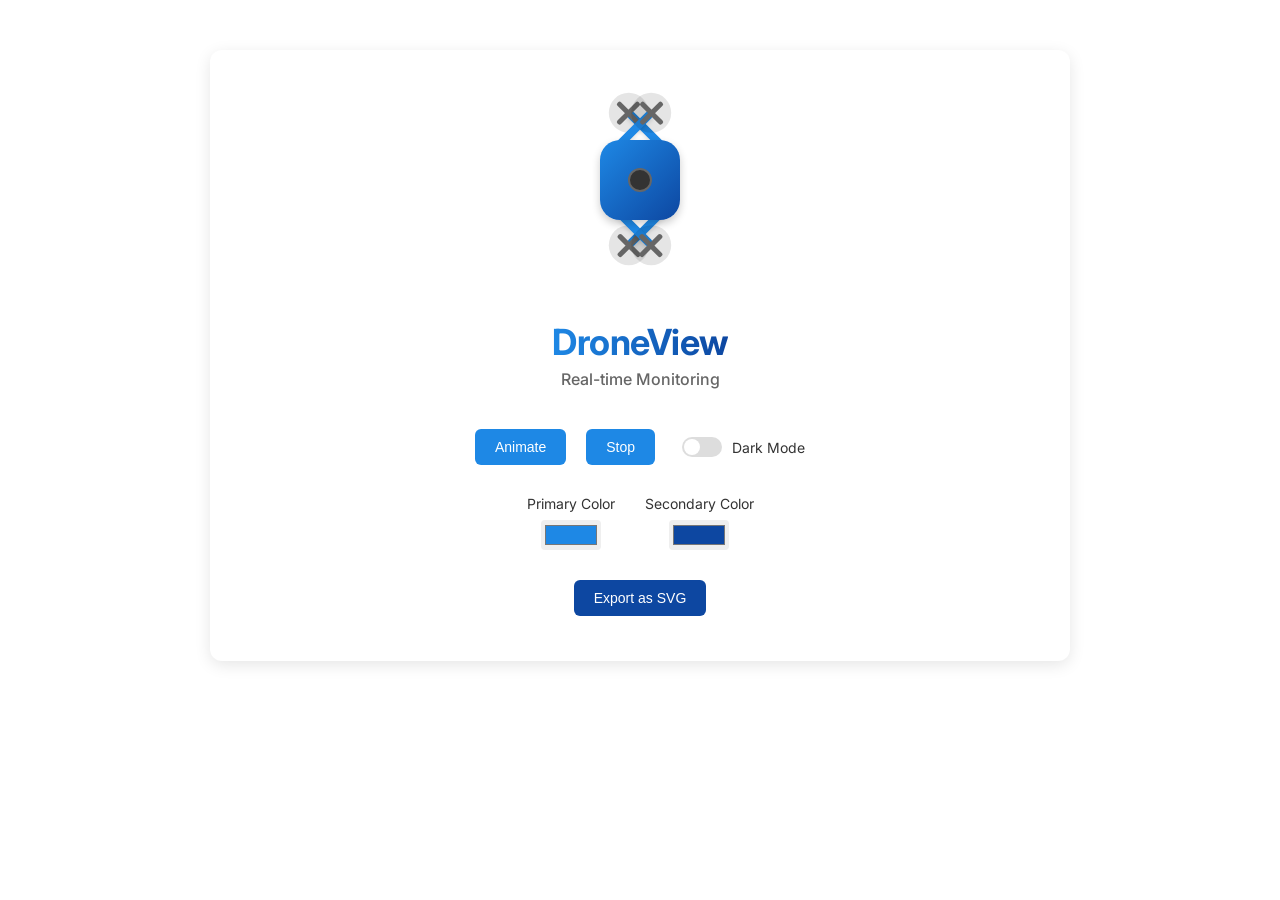
<file: droneview-logo.html>
<!DOCTYPE html>
<html lang="en">
<head>
    <meta charset="UTF-8">
    <meta name="viewport" content="width=device-width, initial-scale=1.0">
    <title>DroneView Logo</title>
    <link rel="stylesheet" href="https://fonts.googleapis.com/css2?family=Inter:wght@400;500;600;700&display=swap">
    <link rel="stylesheet" href="droneview-styles.css">
</head>
<body>
    <div class="container">
        <div class="logo-container">
            <div class="drone-icon">
                <div class="drone-body">
                    <div class="drone-camera"></div>
                </div>
                <div class="drone-arm drone-arm-1">
                    <div class="propeller propeller-1">
                        <div class="propeller-blade"></div>
                        <div class="propeller-blade"></div>
                    </div>
                </div>
                <div class="drone-arm drone-arm-2">
                    <div class="propeller propeller-2">
                        <div class="propeller-blade"></div>
                        <div class="propeller-blade"></div>
                    </div>
                </div>
                <div class="drone-arm drone-arm-3">
                    <div class="propeller propeller-3">
                        <div class="propeller-blade"></div>
                        <div class="propeller-blade"></div>
                    </div>
                </div>
                <div class="drone-arm drone-arm-4">
                    <div class="propeller propeller-4">
                        <div class="propeller-blade"></div>
                        <div class="propeller-blade"></div>
                    </div>
                </div>
                <div class="drone-signal"></div>
            </div>
            <div class="logo-text">
                <div class="brand-name">DroneView</div>
                <div class="tagline">Real-time Monitoring</div>
            </div>
        </div>
        
        <div class="controls">
            <button id="animate-btn" class="control-btn">Animate</button>
            <button id="stop-btn" class="control-btn">Stop</button>
            <label class="control-switch">
                <input type="checkbox" id="dark-mode-toggle">
                <span class="switch-slider"></span>
                <span class="switch-label">Dark Mode</span>
            </label>
        </div>
        
        <div class="color-options">
            <div class="color-option">
                <label>Primary Color</label>
                <input type="color" id="primary-color" value="#1E88E5">
            </div>
            <div class="color-option">
                <label>Secondary Color</label>
                <input type="color" id="secondary-color" value="#0D47A1">
            </div>
        </div>
        
        <div class="export-section">
            <button id="export-svg-btn" class="export-btn">Export as SVG</button>
            <div id="svg-code" class="code-preview"></div>
        </div>
    </div>

    <script src="droneview-script.js"></script>
</body>
</html>
</file>
<file: droneview-styles.css>
:root {
    --primary-color: #1E88E5;
    --secondary-color: #0D47A1;
    --background-color: #FFFFFF;
    --text-color: #333333;
    --light-gray: #F0F0F0;
    --medium-gray: #DDDDDD;
    --dark-gray: #666666;
    --success-color: #10B981;
    --warning-color: #F59E0B;
    --danger-color: #EF4444;
}

body {
    font-family: 'Inter', sans-serif;
    margin: 0;
    padding: 0;
    background-color: var(--background-color);
    color: var(--text-color);
    transition: background-color 0.3s, color 0.3s;
}

body.dark-mode {
    --background-color: #121212;
    --text-color: #FFFFFF;
    --light-gray: #2A2A2A;
    --medium-gray: #3A3A3A;
    --dark-gray: #999999;
}

.container {
    max-width: 800px;
    margin: 50px auto;
    padding: 30px;
    border-radius: 12px;
    box-shadow: 0 4px 16px rgba(0, 0, 0, 0.1);
    background-color: var(--background-color);
}

.logo-container {
    display: flex;
    flex-direction: column;
    align-items: center;
    margin-bottom: 40px;
}

/* Drone Icon Styles */
.drone-icon {
    position: relative;
    width: 200px;
    height: 200px;
    margin-bottom: 20px;
}

.drone-body {
    position: absolute;
    top: 50%;
    left: 50%;
    transform: translate(-50%, -50%);
    width: 80px;
    height: 80px;
    background: linear-gradient(135deg, var(--primary-color), var(--secondary-color));
    border-radius: 20px;
    box-shadow: 0 4px 8px rgba(0, 0, 0, 0.2);
    display: flex;
    align-items: center;
    justify-content: center;
    z-index: 10;
}

.drone-camera {
    width: 20px;
    height: 20px;
    background-color: #333;
    border-radius: 50%;
    border: 2px solid #666;
}

.drone-arm {
    position: absolute;
    width: 60px;
    height: 8px;
    background-color: var(--primary-color);
    border-radius: 4px;
    transform-origin: center;
    box-shadow: 0 2px 4px rgba(0, 0, 0, 0.1);
}

.drone-arm-1 {
    top: 50px;
    left: 80px;
    transform: rotate(45deg);
}

.drone-arm-2 {
    top: 140px;
    left: 80px;
    transform: rotate(-45deg);
}

.drone-arm-3 {
    top: 50px;
    right: 80px;
    transform: rotate(-45deg);
}

.drone-arm-4 {
    top: 140px;
    right: 80px;
    transform: rotate(45deg);
}

.propeller {
    position: absolute;
    width: 40px;
    height: 40px;
    border-radius: 50%;
    background-color: rgba(0, 0, 0, 0.1);
    display: flex;
    align-items: center;
    justify-content: center;
    animation: spin 1s linear infinite paused;
}

.propeller-1 {
    top: -16px;
    left: -20px;
}

.propeller-2 {
    bottom: -16px;
    left: -20px;
}

.propeller-3 {
    top: -16px;
    right: -20px;
}

.propeller-4 {
    bottom: -16px;
    right: -20px;
}

.propeller-blade {
    position: absolute;
    width: 30px;
    height: 5px;
    background-color: var(--dark-gray);
    border-radius: 2px;
}

.propeller-blade:nth-child(1) {
    transform: rotate(0deg);
}

.propeller-blade:nth-child(2) {
    transform: rotate(90deg);
}

.drone-signal {
    position: absolute;
    top: 70%;
    left: 50%;
    transform: translate(-50%, -50%);
    width: 100px;
    height: 50px;
    z-index: 5;
    opacity: 0;
}

.drone-signal::before,
.drone-signal::after {
    content: '';
    position: absolute;
    bottom: 0;
    left: 50%;
    transform: translateX(-50%);
    width: 80px;
    height: 80px;
    border-radius: 50%;
    border: 2px solid var(--primary-color);
    opacity: 0;
}

.drone-signal::after {
    width: 50px;
    height: 50px;
}

.logo-text {
    text-align: center;
    margin-top: 20px;
}

.brand-name {
    font-size: 36px;
    font-weight: 700;
    letter-spacing: -0.5px;
    background: linear-gradient(to right, var(--primary-color), var(--secondary-color));
    -webkit-background-clip: text;
    -webkit-text-fill-color: transparent;
    margin-bottom: 5px;
}

.tagline {
    font-size: 16px;
    color: var(--dark-gray);
    font-weight: 500;
}

/* Controls */
.controls {
    display: flex;
    justify-content: center;
    gap: 20px;
    margin-bottom: 30px;
}

.control-btn {
    padding: 10px 20px;
    background-color: var(--primary-color);
    color: white;
    border: none;
    border-radius: 6px;
    font-size: 14px;
    font-weight: 500;
    cursor: pointer;
    transition: background-color 0.2s;
}

.control-btn:hover {
    background-color: var(--secondary-color);
}

.control-switch {
    display: flex;
    align-items: center;
    position: relative;
    cursor: pointer;
}

.control-switch input {
    opacity: 0;
    width: 0;
    height: 0;
}

.switch-slider {
    position: relative;
    display: inline-block;
    width: 40px;
    height: 20px;
    background-color: var(--medium-gray);
    border-radius: 10px;
    margin-right: 10px;
    transition: background-color 0.2s;
}

.switch-slider:before {
    position: absolute;
    content: "";
    height: 16px;
    width: 16px;
    left: 2px;
    bottom: 2px;
    background-color: white;
    border-radius: 50%;
    transition: transform 0.2s;
}

input:checked + .switch-slider {
    background-color: var(--primary-color);
}

input:checked + .switch-slider:before {
    transform: translateX(20px);
}

.switch-label {
    font-size: 14px;
    color: var(--text-color);
}

/* Color options */
.color-options {
    display: flex;
    justify-content: center;
    gap: 30px;
    margin-bottom: 30px;
}

.color-option {
    display: flex;
    flex-direction: column;
    align-items: center;
}

.color-option label {
    margin-bottom: 8px;
    font-size: 14px;
    color: var(--text-color);
}

.color-option input[type="color"] {
    width: 60px;
    height: 30px;
    border: none;
    border-radius: 4px;
    cursor: pointer;
}

/* Export section */
.export-section {
    margin-top: 30px;
    text-align: center;
}

.export-btn {
    padding: 10px 20px;
    background-color: var(--secondary-color);
    color: white;
    border: none;
    border-radius: 6px;
    font-size: 14px;
    font-weight: 500;
    cursor: pointer;
    transition: background-color 0.2s;
    margin-bottom: 15px;
}

.export-btn:hover {
    background-color: var(--primary-color);
}

.code-preview {
    max-width: 100%;
    height: 100px;
    overflow: auto;
    background-color: var(--light-gray);
    border-radius: 6px;
    padding: 15px;
    text-align: left;
    font-family: monospace;
    font-size: 12px;
    color: var(--text-color);
    margin-top: 15px;
    white-space: pre;
    display: none;
}

/* Animations */
@keyframes spin {
    0% { transform: rotate(0deg); }
    100% { transform: rotate(360deg); }
}

@keyframes float {
    0%, 100% { transform: translateY(0); }
    50% { transform: translateY(-10px); }
}

@keyframes signal-pulse {
    0% { 
        opacity: 0.8;
        transform: translateX(-50%) scale(0);
    }
    100% { 
        opacity: 0;
        transform: translateX(-50%) scale(1.5);
    }
}

.animated .drone-icon {
    animation: float 3s ease-in-out infinite;
}

.animated .propeller {
    animation: spin 0.5s linear infinite;
}

.animated .drone-signal {
    opacity: 1;
}

.animated .drone-signal::before {
    animation: signal-pulse 2s ease-out infinite;
}

.animated .drone-signal::after {
    animation: signal-pulse 2s ease-out 0.5s infinite;
}

/* Responsive styles */
@media (max-width: 600px) {
    .container {
        padding: 20px;
        margin: 20px auto;
    }
    
    .drone-icon {
        width: 150px;
        height: 150px;
    }
    
    .drone-body {
        width: 60px;
        height: 60px;
    }
    
    .brand-name {
        font-size: 28px;
    }
    
    .tagline {
        font-size: 14px;
    }
    
    .controls, .color-options {
        flex-direction: column;
        align-items: center;
        gap: 15px;
    }
}
</file>
